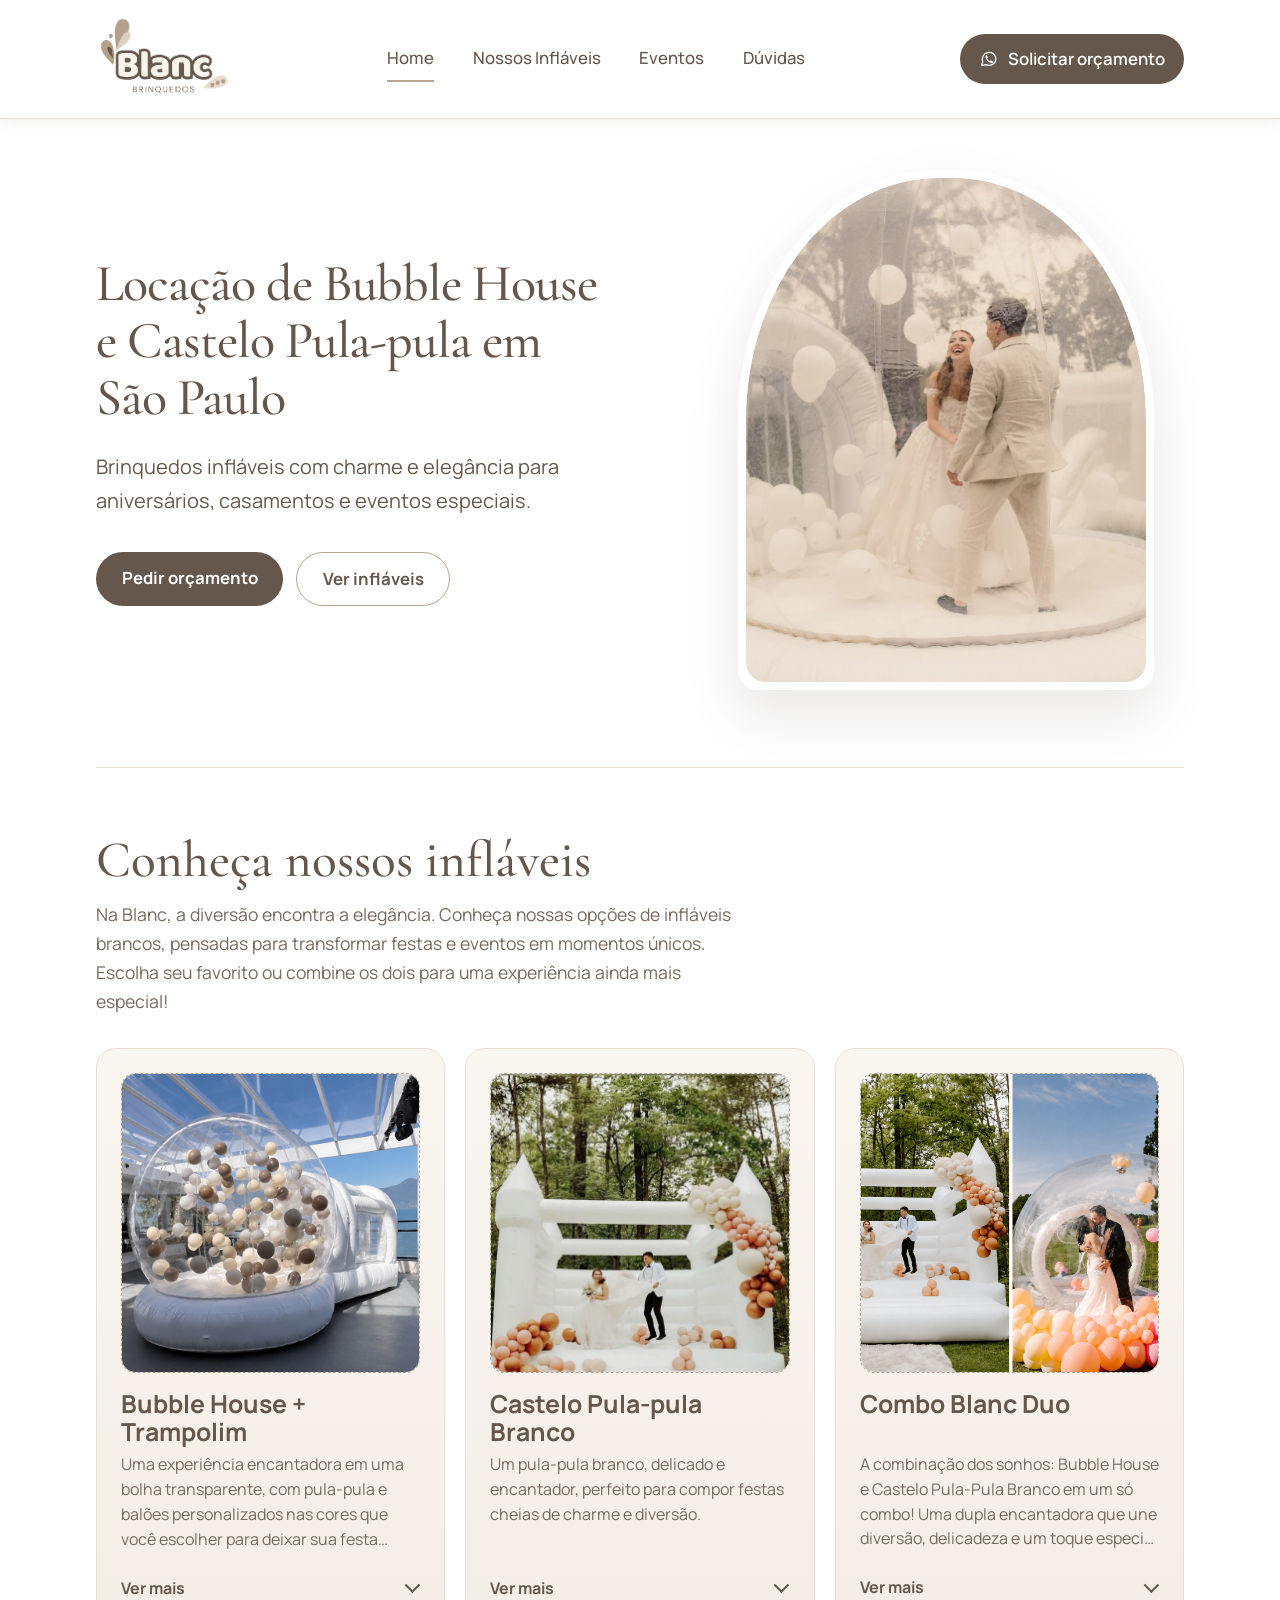
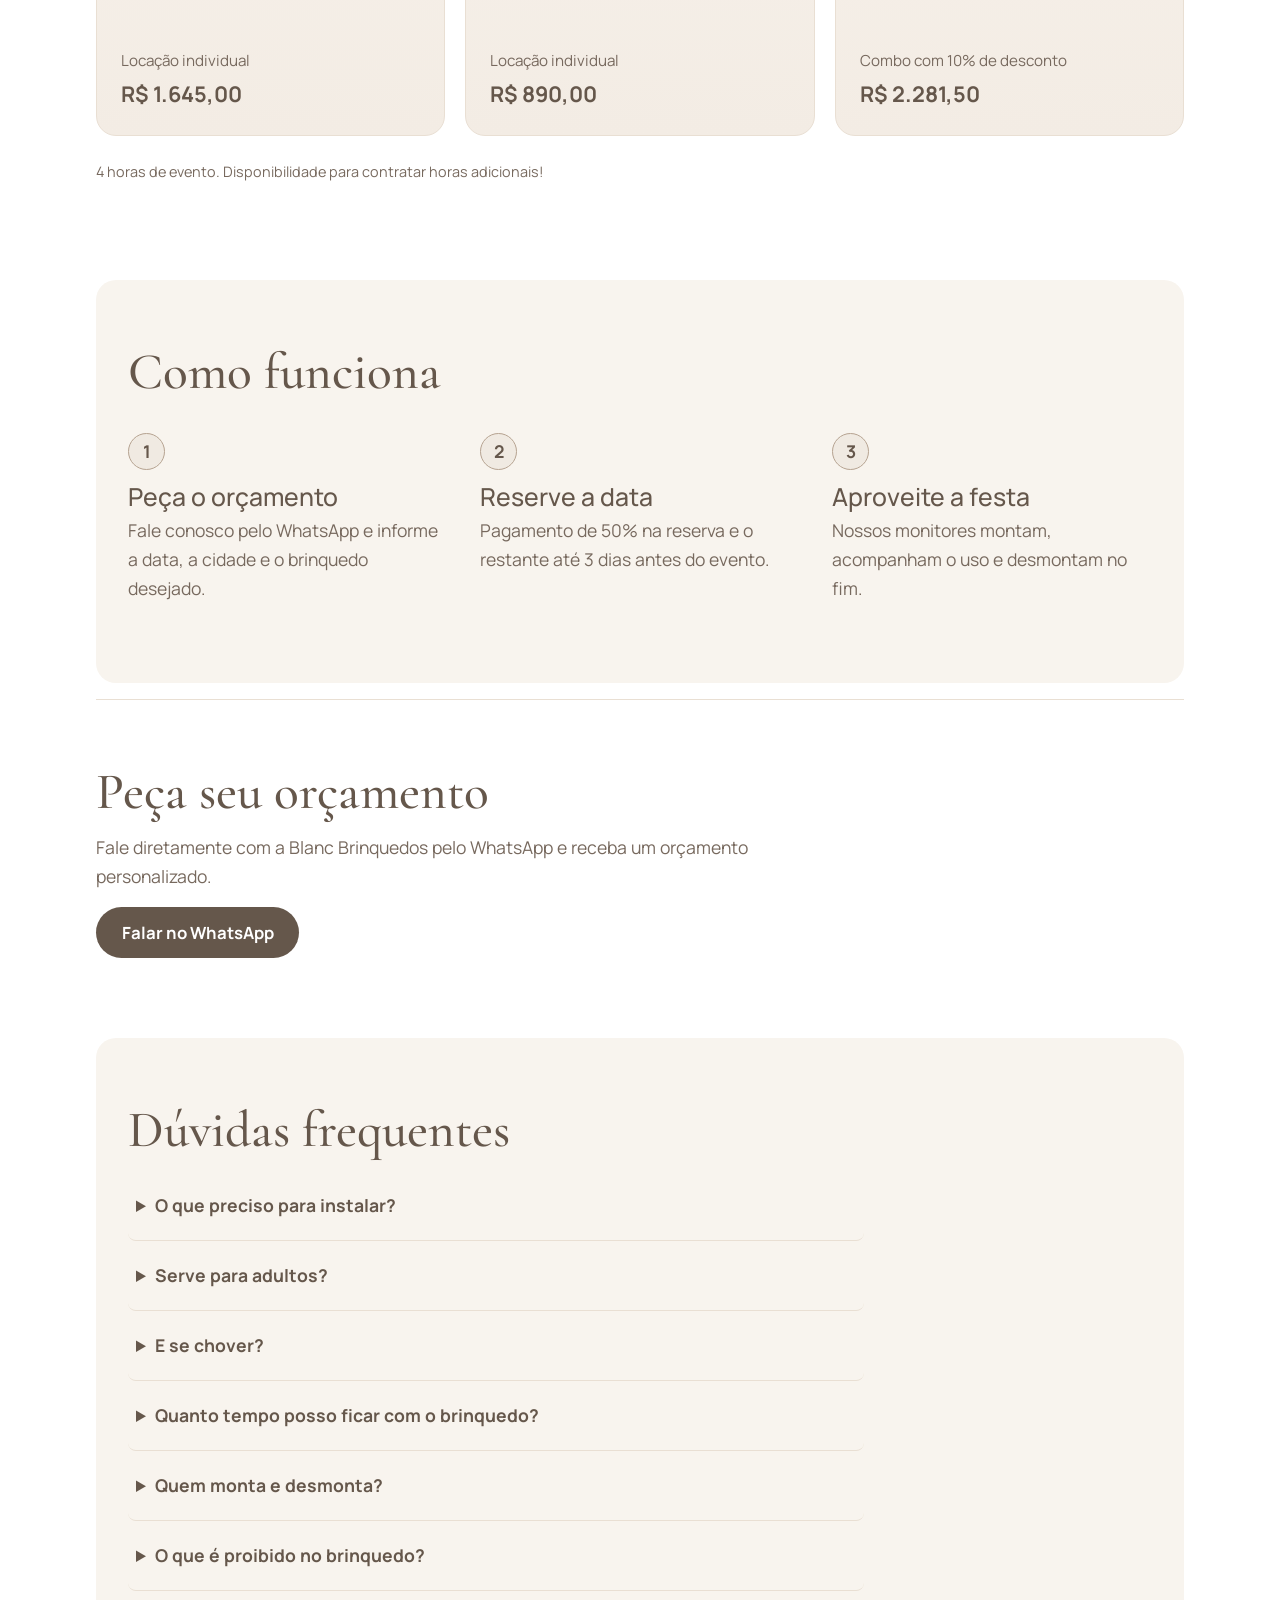
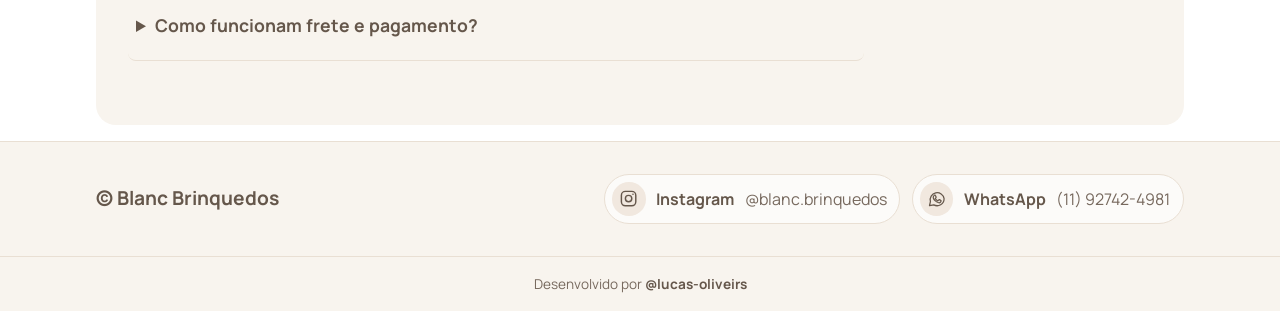
<file: index.html>
<!DOCTYPE html>
<html lang="pt-BR">
  <head>
    <meta charset="utf-8">
    <meta name="viewport" content="width=device-width, initial-scale=1, viewport-fit=cover">
    <title>Blanc Brinquedos | Aluguel de infláveis brancos em São Paulo</title>
    <meta name="description" content="Blanc Brinquedos oferece Bubble House e pula-pula branco em São Paulo para casamentos, aniversários e eventos. Veja medidas, preços e peça seu orçamento.">
    <link rel="preconnect" href="https://fonts.googleapis.com">
    <link rel="preconnect" href="https://fonts.gstatic.com" crossorigin>
    <link href="https://fonts.googleapis.com/css2?family=Cormorant+Garamond:wght@500;600&family=Manrope:wght@400;500;600;700&display=swap" rel="stylesheet">
    <link rel="stylesheet" href="style.css">
    <link rel="shortcut icon" href="img/favicon.jpeg" type="image/x-icon">
  </head>
  <body>
    <!-- Cabeçalho: marca, navegação e acesso rápido ao orçamento. -->
    <header class="topbar">
      <div class="wrap topbar-inner">
        <a class="logo" href="index.html" aria-label="Blanc Brinquedos — página inicial">
          <img src="img/logo.png" alt="Blanc Brinquedos">
        </a>

        <nav class="main-nav" aria-label="Menu principal">
          <a class="active" href="#">Home</a>
          <a href="#inflaveis">Nossos Infláveis</a>
          <a href="#como">Eventos</a>
          <a href="#faq">Dúvidas</a>
        </nav>

        <div class="header-actions">
          <a
            class="header-cta"
            href="https://wa.me/5511927424981?text=Ol%C3%A1!%20Vim%20pelo%20site%2C%20gostaria%20de%20um%20or%C3%A7amento%2C%20por%20gentileza!"
            target="_blank"
            rel="noopener"
          >
            <svg class="whatsapp-icon header-whatsapp-icon" viewBox="0 0 24 24" aria-hidden="true" focusable="false">
              <path d="M20.3 11.4a8.2 8.2 0 0 1-12 7.3L3.2 20l1.3-4.8a8.2 8.2 0 1 1 15.8-3.8Z"></path>
              <path d="M8.3 7.7c.3-.3.8-.4 1.1-.1l1.3 2.1c.2.3.1.7-.1.9l-.8.8a8 8 0 0 0 3.2 3.2l.8-.8c.3-.3.6-.3 1-.1l2 1.2c.4.2.4.7.2 1-.5.8-1.4 1.2-2.3 1-3.5-.7-6.2-3.4-6.9-6.9-.2-.9.3-1.8.5-2.3Z" fill="currentColor" stroke="none"></path>
            </svg>
            <span>Solicitar orçamento</span>
          </a>
        </div>
      </div>
    </header>

    <!-- Apresentação da marca e chamada principal. -->
    <div class="wrap">
      <div class="hero">
        <div>
          <h1>Locação de Bubble House<br>e Castelo Pula-pula em<br>São Paulo</h1>
          <p>
            Brinquedos infláveis com charme e elegância para aniversários, casamentos e eventos especiais.
          </p>
          <div class="cta">
            <a
              class="btn"
              href="https://wa.me/5511927424981?text=Ol%C3%A1!%20Vim%20pelo%20site%2C%20gostaria%20de%20um%20or%C3%A7amento%2C%20por%20gentileza!"
              target="_blank"
              rel="noopener"
            >Pedir orçamento</a>
            <a class="btn alt" href="#inflaveis">Ver infláveis</a>
          </div>
        </div>

        <div class="hero-photo">
          <img src="img/casal.jpeg" alt="Casal celebrando dentro da Bubble House">
        </div>
      </div>
    </div>

    <div class="wrap">
      <!-- Catálogo de infláveis e detalhes expansíveis de cada produto. -->
      <section id="inflaveis">
        <h2>Conheça nossos infláveis</h2>
        <p class="muted">
          Na Blanc, a diversão encontra a elegância.
          Conheça nossas opções de infláveis brancos, pensadas para transformar festas e eventos em momentos únicos.
          Escolha seu favorito ou combine os dois para uma experiência ainda mais especial!
        </p>

        <div class="grid">
          <article class="card">
            <button class="ph photo-trigger" type="button" aria-label="Ampliar foto da Bubble House">
              <img src="img/brinquedo1.jpeg" alt="Bubble house branco">
            </button>
            <h3>Bubble House + Trampolim</h3>
            <p class="muted">Uma experiência encantadora em uma bolha transparente, com pula-pula e balões personalizados nas cores que você escolher para deixar sua festa ainda mais especial!</p>
            <details class="card-details" name="product-info">
              <summary>Ver mais</summary>
              <dl>
                <dt>Medidas</dt>
                <dd>5 m × 3,5 m × 2,7 m</dd>
                <dt>Limite de peso</dt>
                <dd>Até 200 kg</dd>
                <dt>Energia</dt>
                <dd>2 tomadas</dd>
              </dl>
            </details>
            <div class="price">
              <small>Locação individual</small>
              <strong>R$ 1.645,00</strong>
            </div>
          </article>

          <article class="card">
            <button class="ph photo-trigger" type="button" aria-label="Ampliar foto do Castelo pula-pula branco">
              <img src="img/brinquedo2.jpeg" alt="Castelo pula-pula branco">
            </button>
            <h3>Castelo Pula-pula Branco</h3>
            <p class="muted">Um pula-pula branco, delicado e encantador, perfeito para compor festas cheias de charme e diversão.</p>
            <details class="card-details" name="product-info">
              <summary>Ver mais</summary>
              <dl>
                <dt>Medidas</dt>
                <dd>3,5 m × 3,5 m</dd>
                <dt>Limite de peso</dt>
                <dd>Até 200 kg</dd>
                <dt>Energia</dt>
                <dd>1 tomada</dd>
              </dl>
            </details>
            <div class="price">
              <small>Locação individual</small>
              <strong>R$ 890,00</strong>
            </div>
          </article>

          <article class="card">
            <button class="ph photo-trigger" type="button" aria-label="Ampliar foto do combo de brinquedos">
              <img src="img/combo.png" alt="Combo de brinquedos brancos">
            </button>
            <h3>Combo Blanc Duo</h3>
            <p class="muted">A combinação dos sonhos: Bubble House e Castelo Pula-Pula Branco em um só combo! Uma dupla encantadora que une diversão, delicadeza e um toque especial para transformar sua festa em um momento inesquecível.</p>
            <details class="card-details" name="product-info">
              <summary>Ver mais</summary>
              <dl>
                <dt>Bubble House</dt>
                <dd>5 m × 3,5 m × 2,7 m</dd>
                <dt>Limite de peso</dt>
                <dd>Até 200 kg</dd>
                <dt>Castelo pula-pula</dt>
                <dd>3,5 m × 3,5 m</dd>
                <dt>Limite de peso</dt>
                <dd>Até 200 kg</dd>
                <dt>Energia</dt>
                <dd>Sob consulta</dd>
              </dl>
            </details>
            <div class="price">
              <small>Combo com 10% de desconto</small>
              <strong>R$ 2.281,50</strong>
            </div>
          </article>
        </div>

        <p class="muted" style="margin-top:1.5rem;font-size:.9rem">
          4 horas de evento. Disponibilidade para contratar horas adicionais!
        </p>
      </section>

      <!-- Etapas do processo de reserva. -->
      <section id="como" class="section-soft">
        <h2>Como funciona</h2>
        <div class="steps">
          <div>
            <h3>Peça o orçamento</h3>
            <p class="muted">Fale conosco pelo WhatsApp e informe a data, a cidade e o brinquedo desejado.</p>
          </div>
          <div>
            <h3>Reserve a data</h3>
            <p class="muted">Pagamento de 50% na reserva e o restante até 3 dias antes do evento.</p>
          </div>
          <div>
            <h3>Aproveite a festa</h3>
            <p class="muted">Nossos monitores montam, acompanham o uso e desmontam no fim.</p>
          </div>
        </div>
      </section>

      <!-- Contato direto pelo WhatsApp para solicitar orçamento. -->
      <section id="orcamento">
        <h2>Peça seu orçamento</h2>
        <p class="muted">Fale diretamente com a Blanc Brinquedos pelo WhatsApp e receba um orçamento personalizado.</p>
        <div class="cta">
          <a
            class="btn"
            href="https://wa.me/5511927424981?text=Ol%C3%A1!%20Vim%20pelo%20site%2C%20gostaria%20de%20um%20or%C3%A7amento%2C%20por%20gentileza!"
            target="_blank"
            rel="noopener"
          >Falar no WhatsApp</a>
        </div>
      </section>

      <!-- Respostas às dúvidas frequentes. -->
      <section id="faq" class="section-soft">
        <h2>Dúvidas frequentes</h2>
        <details>
          <summary>O que preciso para instalar?</summary>
          <p>Um espaço 100% plano e uma tomada, de preferência de 20 A. Confira as medidas de cada brinquedo na ficha.</p>
        </details>
        <details>
          <summary>Serve para adultos?</summary>
          <p>Sim. O peso máximo varia por modelo e está na ficha. O importante é não ultrapassar o limite.</p>
        </details>
        <details>
          <summary>E se chover?</summary>
          <p>Com chuva, vento forte ou raios o inflável é desmontado por segurança e montado de novo quando o tempo melhora.</p>
        </details>
        <details>
          <summary>Quanto tempo posso ficar com o brinquedo?</summary>
          <p>O padrão é de até 4 horas. Dá para contratar horas adicionais.</p>
        </details>
        <details>
          <summary>Quem monta e desmonta?</summary>
          <p>Nossos monitores, sem custo extra. Eles também orientam o uso durante a festa.</p>
        </details>
        <details>
          <summary>O que é proibido no brinquedo?</summary>
          <p>Comida, bebida, sapatos, objetos cortantes ou pontiagudos, pintura facial ou corporal e se pendurar nas extremidades.</p>
        </details>
        <details>
          <summary>Como funcionam frete e pagamento?</summary>
          <p>O frete é calculado por região pelo WhatsApp. O pagamento é 50% na reserva e o restante até 3 dias antes do evento.</p>
        </details>
      </section>

    </div>

    <!-- Rodapé com os canais sociais da marca. -->
    <footer class="site-footer">
      <div class="wrap footer-content">
        <a class="footer-brand" href="#" aria-label="Blanc Brinquedos — início">© Blanc Brinquedos</a>
        <div class="footer-socials">
          <a
            class="footer-social-link"
            href="https://www.instagram.com/blanc.brinquedos"
            target="_blank"
            rel="noopener noreferrer"
          >
            <span class="social-icon-wrap" aria-hidden="true">
              <svg class="instagram-icon" viewBox="0 0 24 24" focusable="false">
                <rect x="3" y="3" width="18" height="18" rx="5"></rect>
                <circle cx="12" cy="12" r="4"></circle>
                <circle class="instagram-icon-dot" cx="17.5" cy="6.5" r="1"></circle>
              </svg>
            </span>
            <span class="social-label">Instagram</span>
            <span class="social-handle">@blanc.brinquedos</span>
          </a>
          <a
            class="footer-social-link"
            href="https://wa.me/5511927424981?text=Ol%C3%A1!%20Vim%20pelo%20site%2C%20gostaria%20de%20um%20or%C3%A7amento%2C%20por%20gentileza!"
            target="_blank"
            rel="noopener noreferrer"
          >
            <span class="social-icon-wrap" aria-hidden="true">
              <svg class="whatsapp-icon" viewBox="0 0 24 24" focusable="false">
                <path d="M20.5 11.6a8.4 8.4 0 0 1-12.4 7.4L3 20l1.1-4.9a8.4 8.4 0 1 1 16.4-3.5Z"></path>
                <path d="M8.4 7.8c.2-.4.4-.4.7-.4h.5c.2 0 .4 0 .5.4l.8 1.8c.1.3.1.5-.1.7l-.6.7c-.2.2-.2.4 0 .7.6 1 1.4 1.8 2.4 2.3.3.2.5.2.7-.1l.8-.9c.2-.2.4-.3.7-.2l1.7.8c.3.1.4.3.4.5 0 .3-.2 1.3-.8 1.8-.5.5-1.2.7-2 .6-1.2-.2-2.7-.9-4.1-2.2-1.2-1.1-2.1-2.5-2.4-3.5-.3-1 .1-2.1.5-2.5Z"></path>
              </svg>
            </span>
            <span class="social-label">WhatsApp</span>
            <span class="social-handle">(11) 92742-4981</span>
          </a>
        </div>
      </div>
      <div class="footer-bottom">
        <div class="wrap developer-credit">
          Desenvolvido por
          <a href="https://github.com/lucas-oliveirs" target="_blank" rel="noopener noreferrer">@lucas-oliveirs</a>
        </div>
      </div>
    </footer>

    <dialog class="photo-lightbox" aria-label="Visualização ampliada da foto">
      <button class="lightbox-close" type="button" aria-label="Fechar imagem ampliada">×</button>
      <img class="lightbox-image" alt="">
      <p class="lightbox-caption"></p>
    </dialog>

    <script src="script.js" defer></script>
  </body>
</html>
</file>
<file: style.css>
:root{
  --bg:#ffffff;--surface:#f8f4ee;--surface-strong:#f1e8df;--ink:#65574b;--muted:#77695e;--line:#e9dfd3;--accent:#b6a391;--accent-ink:#ffffff;
  --serif:"Cormorant Garamond",Georgia,serif;--sans:"Manrope",system-ui,sans-serif;
  box-sizing:border-box;padding-top:env(safe-area-inset-top,0px);padding-bottom:env(safe-area-inset-bottom,0px);
}
html{scroll-padding-top:env(safe-area-inset-top,0px);scroll-behavior:smooth}
html{scrollbar-color:var(--accent) var(--surface);scrollbar-width:thin}
html::-webkit-scrollbar{width:1rem}
html::-webkit-scrollbar-track{background:var(--surface)}
html::-webkit-scrollbar-thumb{background:var(--accent);border:3px solid var(--surface);border-radius:999px}
html::-webkit-scrollbar-thumb:hover{background:var(--ink)}
*{box-sizing:border-box}
body{margin:0;background:var(--bg);color:var(--ink);font:400 1.1rem/1.65 var(--sans)}
a{color:inherit}
img{max-width:100%;display:block}
.wrap{width:min(68rem,calc(100% - 2rem));max-width:none;margin:0 auto;padding:0}
h1,h2,h3{font-weight:500;line-height:1.1;margin:0}
h1,h2{font-family:var(--serif)}
h3{font-family:var(--sans)}
h1{font-size:clamp(3rem,6vw,4.6rem);letter-spacing:-.02em}
h2{font-size:clamp(2.25rem,4.5vw,3.2rem);margin-bottom:.75rem}
h3{font-size:1.55rem}
.hero h1{font-size:clamp(1.7rem,5vw,3.25rem)}
p{margin:0 0 1rem;max-width:60ch}
.muted{color:var(--muted)}
.topbar{background:#fff;border-bottom:1px solid var(--line);box-shadow:0 4px 14px rgba(101,87,75,.08)}
.topbar-inner{display:grid;grid-template-columns:auto 1fr auto;align-items:center;gap:1.5rem;padding:.65rem 0}
.logo{display:inline-flex;align-items:center;justify-content:center;text-decoration:none;max-width:8.5rem;border-radius:.25rem}
.logo img{display:block;width:100%;height:auto;transition:filter .2s ease,transform .2s ease}
.logo:hover img{filter:drop-shadow(0 3px 4px rgba(101,87,75,.28));transform:translateY(-1px)}
.logo:focus-visible{outline:2px solid var(--accent);outline-offset:4px}
.main-nav{display:flex;justify-content:center;align-items:center;gap:clamp(1rem,3vw,2.5rem);font-size:1.05rem;font-weight:500}
.main-nav a{position:relative;color:var(--ink);text-decoration:none;padding:.5rem 0;display:inline-flex;align-items:center;justify-content:center;border-bottom:2px solid transparent;transition:color .2s ease,border-color .2s ease;white-space:nowrap}
.main-nav a.active{border-color:var(--accent)}
.main-nav a:hover{border-color:var(--accent);color:var(--accent)}
.header-actions{display:flex;align-items:center;justify-content:flex-end;gap:.65rem}
.header-cta{display:inline-flex;align-items:center;justify-content:center;padding:.7rem 1.2rem;border-radius:999px;background:var(--ink);color:#fff;text-decoration:none;font-size:1.05rem;font-weight:600;white-space:nowrap;transition:background-color .2s ease,box-shadow .2s ease,transform .2s ease}
.header-whatsapp-icon{width:1.15rem;height:1.15rem;margin-right:.55rem;flex:0 0 auto}
.header-cta:hover{background:#4f4339;box-shadow:0 5px 14px rgba(79,67,57,.16);transform:translateY(-2px)}
.mini-icon{display:grid;place-items:center;width:2.1rem;height:2.1rem;border-radius:50%;border:1px solid var(--line);background:#fff;text-decoration:none;color:var(--ink);font-size:.8rem;font-weight:700}
.btn{display:inline-block;background:var(--ink);color:#fff;padding:.9rem 1.6rem;border-radius:999px;text-decoration:none;font-weight:700;border:0;cursor:pointer;font:700 1.05rem var(--sans);transition:background-color .2s ease,color .2s ease,border-color .2s ease,box-shadow .2s ease,transform .2s ease}
.btn:hover{background:#4f4339;box-shadow:0 5px 14px rgba(79,67,57,.16);transform:translateY(-2px)}
.btn.alt{background:transparent;color:var(--ink);border:1px solid var(--accent)}
.btn.alt:hover{background:var(--surface-strong);border-color:var(--ink);box-shadow:0 4px 12px rgba(101,87,75,.1)}
.btn:active,.header-cta:active{transform:translateY(0);box-shadow:none}
:focus-visible{outline:2px solid var(--accent);outline-offset:3px}
.hero{display:grid;grid-template-columns:1.1fr .9fr;gap:2rem;align-items:center;padding:clamp(2rem,4vw,5rem) 0 clamp(3rem,6vw,5rem)}
.hero p{font-size:1.25rem;line-height:1.7;margin:1.5rem 0 2.1rem}
.cta{display:flex;gap:.8rem;flex-wrap:wrap}
.hero-photo{width:100%;max-width:26rem;aspect-ratio:4/5;margin:auto;overflow:hidden;border:8px solid #fff;border-radius:48% 48% 1.25rem 1.25rem;box-shadow:0 24px 55px rgba(101,87,75,.14)}
.hero-photo img{width:100%;height:100%;object-fit:cover;object-position:center 60%;border-radius:inherit}
@media (prefers-reduced-motion:reduce){html{scroll-behavior:auto}}
section{padding:4rem 0;border-top:1px solid var(--line)}
.section-soft{margin:1rem 0;padding-inline:clamp(1rem,3vw,2rem);border:0;border-radius:1.25rem;background:var(--surface)}
.grid{display:grid;grid-template-columns:repeat(auto-fit,minmax(17rem,1fr));align-items:start;gap:1.25rem;margin-top:2rem}
.card{min-height:43rem;background:linear-gradient(180deg,#faf6f0,#f3ece4);border:1px solid var(--line);border-radius:1.25rem;padding:1.5rem;display:flex;flex-direction:column;transition:box-shadow .25s ease,transform .25s ease}
.card:hover{box-shadow:0 12px 30px rgba(101,87,75,.16);transform:translateY(-3px)}
.card>p.muted{display:-webkit-box;min-height:6.2rem;margin-bottom:0;overflow:hidden;font-size:1rem;line-height:1.55;-webkit-box-orient:vertical;-webkit-line-clamp:4}
.card dl{margin:1rem 0;display:grid;grid-template-columns:auto 1fr;gap:.4rem 1rem;font-size:1rem}
.card dt{color:var(--muted)}.card dd{margin:0}
.card-details{max-width:none;margin:1rem 0 1.25rem;padding:0;border:0}
.card-details summary{display:flex;align-items:center;justify-content:space-between;gap:1rem;list-style:none;color:var(--ink);font-size:1rem;padding:.45rem 0;border-radius:.35rem;transition:color .2s ease,background-color .2s ease}
.card-details summary::-webkit-details-marker{display:none}
.card-details summary::after{content:"";flex:0 0 .55rem;width:.55rem;height:.55rem;margin-right:.15rem;border-right:2px solid currentColor;border-bottom:2px solid currentColor;transform:translateY(-.15rem) rotate(45deg);transition:transform .2s ease}
.card-details[open] summary::after{transform:translateY(.1rem) rotate(225deg)}
.card-details summary:hover{color:#4f4339;background:rgba(181,161,139,.14)}
.card-details summary:focus-visible{outline:2px solid var(--accent);outline-offset:2px}
#faq details{border-radius:.5rem;transition:background-color .2s ease,border-color .2s ease}
#faq details:hover{background:rgba(181,161,139,.12);border-color:var(--accent)}
#faq details summary{padding:.25rem .5rem;border-radius:.35rem;transition:color .2s ease}
#faq details summary:hover{color:#4f4339}
#faq details summary:focus-visible{outline:2px solid var(--accent);outline-offset:2px}
.photo-trigger{width:100%;padding:0}
.card-details dl{margin:.8rem 0 0;grid-template-columns:auto 1fr;gap:.35rem .8rem}
.ph{aspect-ratio:1;border-radius:.9rem;background:#fff;border:1px dashed var(--accent);display:grid;place-items:center;color:var(--muted);font:inherit;margin-bottom:1.1rem;overflow:hidden}
.photo-trigger{width:100%;padding:0;cursor:zoom-in}
.photo-trigger img{transition:transform .35s cubic-bezier(.2,.75,.25,1)}
.photo-trigger:hover img,.photo-trigger:focus-visible img{transform:scale(1.045)}
.photo-lightbox{position:fixed;max-width:min(92vw,70rem);max-height:92vh;width:max-content;padding:1rem;border:1px solid rgba(255,255,255,.7);border-radius:1.25rem;background:var(--surface);color:var(--ink);box-shadow:0 24px 80px rgba(40,30,22,.35);overflow:visible}
.photo-lightbox[open]{animation:lightbox-enter .3s cubic-bezier(.2,.75,.25,1) both}
.photo-lightbox::backdrop{background:rgba(35,28,23,.72);backdrop-filter:blur(5px);animation:backdrop-enter .3s ease both}
.lightbox-image{max-width:min(86vw,66rem);max-height:calc(92vh - 4rem);width:auto;height:auto;object-fit:contain;border-radius:.8rem}
.lightbox-caption{margin:.75rem .25rem 0;font-size:.95rem;color:var(--ink)}
.lightbox-close{position:absolute;top:-.8rem;right:-.8rem;z-index:1;display:grid;place-items:center;width:2.75rem;height:2.75rem;padding:0;border:2px solid #fff;border-radius:50%;background:var(--ink);color:#fff;font:400 1.8rem/1 var(--sans);cursor:pointer;box-shadow:0 4px 14px rgba(40,30,22,.25);transition:background-color .2s ease,transform .2s ease}
.lightbox-close:hover{background:#4f4339;transform:scale(1.06)}
@keyframes lightbox-enter{from{opacity:0;transform:scale(.92) translateY(1rem)}to{opacity:1;transform:scale(1) translateY(0)}}
@keyframes backdrop-enter{from{opacity:0}to{opacity:1}}
.ph img{display:block;width:100%;height:100%;object-fit:cover}
.card h3{min-height:3.4rem;margin-bottom:.45rem;font-weight:700}.card h3.empty{color:var(--muted);opacity:.7}
.card:has(.card-details[open])>p.muted{display:block;min-height:0;overflow:visible;-webkit-line-clamp:unset}
.price{margin-top:auto;font-family:var(--sans);font-size:1.35rem;font-weight:700;color:var(--ink)}
.price small{font:400 .95rem var(--sans);color:var(--muted)}
.price strong{display:block}
.steps{counter-reset:s;display:grid;grid-template-columns:repeat(auto-fit,minmax(14rem,1fr));gap:2rem;margin-top:2rem}
.steps div::before{counter-increment:s;content:counter(s);display:grid;place-items:center;width:2.2rem;height:2.2rem;border-radius:50%;border:1px solid var(--accent);color:var(--ink);font-weight:700;margin-bottom:.8rem;background:rgba(181,161,139,.12)}
.steps h3{font-size:1.55rem;margin-bottom:.4rem}
form{display:grid;grid-template-columns:1fr 1fr;gap:1rem;margin-top:2rem;max-width:44rem}
form .full{grid-column:1/-1}
label{display:grid;gap:.35rem;font-weight:500;font-size:.95rem}
input,select{font:inherit;padding:.8rem 1rem;border-radius:.8rem;border:1px solid var(--line);background:var(--surface);color:var(--ink);width:100%}
.check{display:flex;gap:.7rem;align-items:flex-start;font-weight:400;color:var(--muted)}
.check input{width:auto;margin-top:.35rem}
.err{color:#c0392b;min-height:1.2em;margin:0}
details{border-bottom:1px solid var(--line);padding:1rem 0;max-width:46rem}
summary{cursor:pointer;font-weight:700}
details p{margin:.7rem 0 0;color:var(--muted)}
#faq details{border-radius:.5rem;transition:background-color .2s ease,border-color .2s ease}
#faq details:hover{background:rgba(181,161,139,.12);border-color:var(--accent)}
#faq details summary{padding:.25rem .5rem;border-radius:.35rem;transition:color .2s ease}
#faq details summary:hover{color:#4f4339}
#faq details summary:focus-visible{outline:2px solid var(--accent);outline-offset:2px}
footer{border-top:1px solid var(--line);padding:0;color:var(--muted);font-size:1rem}
.site-footer{background:var(--surface)}
.footer-content{display:flex;justify-content:space-between;align-items:center;gap:1rem;padding:2rem 0}
.footer-brand{position:relative;display:inline-block;color:var(--ink);font-family:var(--sans);font-size:1.2rem;font-weight:700;text-decoration:none;transition:color .2s ease,transform .2s ease}
.footer-brand::after{position:absolute;right:0;bottom:-.12em;left:0;height:1px;background:currentColor;content:"";transform:scaleX(0);transform-origin:left;transition:transform .25s ease}
.footer-brand:hover{color:#4f4339;transform:translateY(-2px)}
.footer-brand:hover::after,.footer-brand:focus-visible::after{transform:scaleX(1)}
.footer-brand:focus-visible{outline:2px solid var(--accent);outline-offset:3px;border-radius:.15rem}
.footer-bottom{border-top:1px solid var(--line);padding:1rem 0;text-align:center}
.developer-credit{font-size:.85rem}
.developer-credit a{position:relative;display:inline-block;color:var(--ink);font-weight:700;text-decoration:none;cursor:url("data:image/svg+xml,%3Csvg xmlns='http://www.w3.org/2000/svg' width='36' height='36' viewBox='0 0 36 36'%3E%3Crect x='4' y='5' width='27' height='21' rx='4' fill='%23f7f4ee' stroke='%2365574b' stroke-width='2.5'/%3E%3Cpath d='M6.5 9a2 2 0 0 1 2-2h18a2 2 0 0 1 2 2v3h-22z' fill='%23e7ded1'/%3E%3Cpath d='m14 16-3 3 3 3m6-6 3 3-3 3' fill='none' stroke='%2365574b' stroke-width='2' stroke-linecap='round' stroke-linejoin='round'/%3E%3Cpath d='M17 23v4m-7 4h15m-12-4h9l3 4H10z' fill='%23b5a18b' stroke='%2365574b' stroke-width='2' stroke-linejoin='round'/%3E%3C/svg%3E") 4 4,pointer;transition:color .2s ease,transform .2s ease}
.developer-credit a::after{position:absolute;right:0;bottom:-.12em;left:0;height:1px;background:currentColor;content:"";transform:scaleX(0);transform-origin:left;transition:transform .25s ease}
.developer-credit a:hover{color:#4f4339;transform:translateY(-2px)}
.developer-credit a:hover::after,.developer-credit a:focus-visible::after{transform:scaleX(1)}
.developer-credit a:focus-visible{outline:2px solid var(--accent);outline-offset:2px;border-radius:.15rem}
.footer-socials{display:flex;flex-wrap:wrap;justify-content:flex-end;gap:.7rem}
.footer-social-link{display:inline-flex;align-items:center;gap:.65rem;padding:.45rem .8rem .45rem .45rem;border:1px solid var(--line);border-radius:999px;background:rgba(255,255,255,.65);text-decoration:none;transition:border-color .2s ease,background .2s ease}
.social-icon-wrap{display:grid;place-items:center;flex:0 0 2.1rem;width:2.1rem;height:2.1rem;border-radius:50%;background:var(--surface-strong);color:var(--ink)}
.instagram-icon{display:block;width:1.2rem;height:1.2rem;fill:none;stroke:currentColor;stroke-width:1.8;stroke-linecap:round;stroke-linejoin:round}
.instagram-icon-dot{fill:currentColor;stroke:none}
.whatsapp-icon{display:block;width:1.25rem;height:1.25rem;fill:none;stroke:currentColor;stroke-width:1.5;stroke-linecap:round;stroke-linejoin:round}
.social-label{color:var(--ink);font-weight:700}
.social-handle{color:var(--muted)}
.footer-social-link:hover{border-color:var(--accent);background:#fff}
.footer-social-link:hover .social-handle{text-decoration:underline;text-underline-offset:.2em}
@media (prefers-reduced-motion:reduce){.btn,.header-cta,.footer-social-link,.main-nav a,.card-details summary,.logo img,.card,.photo-trigger img,.lightbox-close,#faq details,#faq details summary,.developer-credit a,.developer-credit a::after,.footer-brand,.footer-brand::after{transition:none}.btn:hover,.header-cta:hover{transform:none;box-shadow:none}.photo-lightbox[open],.photo-lightbox::backdrop{animation:none}}
@media (max-width:760px){
  .topbar-inner{grid-template-columns:1fr auto;gap:.8rem}
  .main-nav{grid-column:1/-1;grid-row:2;justify-content:center;gap:.5rem 1.4rem;flex-wrap:wrap}
  .header-actions{grid-column:2;grid-row:1}
  .mini-icon{display:none}
  .hero{grid-template-columns:1fr;padding-top:1.5rem}
  .cta{flex-direction:column;align-items:stretch}
  .cta .btn{width:100%;text-align:center}
  form{grid-template-columns:1fr}
  .check{align-items:flex-start}
  .hero>div:first-child{order:0}
  .hero-photo{max-width:16rem;order:1}
}
@media (max-width:605px){
  .card{min-height:0}
}
@media (max-width:480px){
  h1{font-size:clamp(2.35rem,10vw,3.2rem)}
  .wrap{width:min(100% - 1.1rem,68rem)}
  .footer-social-link{gap:.45rem;padding-inline:.4rem .55rem}
  .social-icon-wrap{flex-basis:1.9rem;width:1.9rem;height:1.9rem}
  .topbar-inner{grid-template-columns:1fr;justify-items:center}
  .header-actions{grid-column:1;grid-row:3;width:100%;justify-content:center}
  .header-cta{width:100%}
  .main-nav{grid-row:2;gap:.3rem 1rem}
  .main-nav a{font-size:1rem}
  .hero-photo{max-width:14.5rem}
  section{padding:3rem 0}
  .grid{grid-template-columns:1fr}
  .steps{grid-template-columns:1fr}
  .btn{width:100%;text-align:center}
  .footer-content{flex-direction:column;align-items:flex-start}
  .footer-socials{justify-content:flex-start}
  form .full{grid-column:1}
}
</file>
